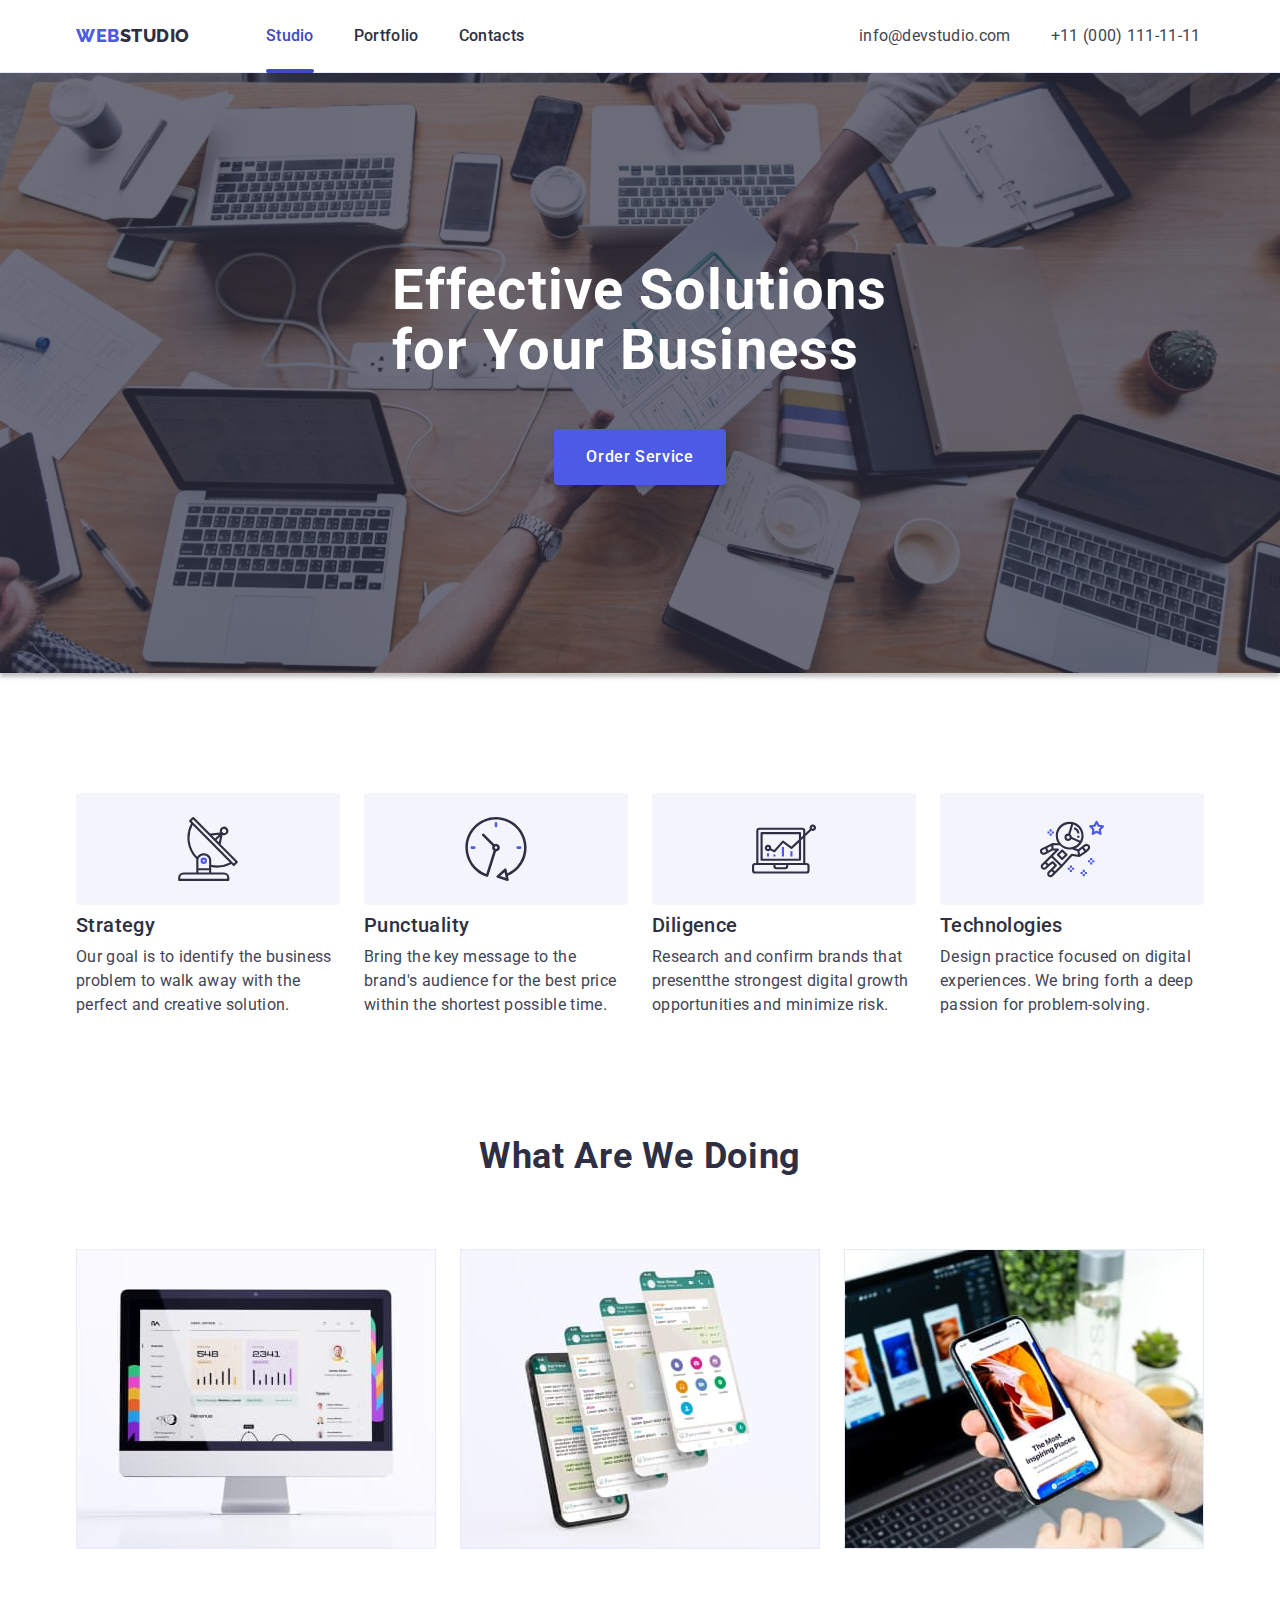
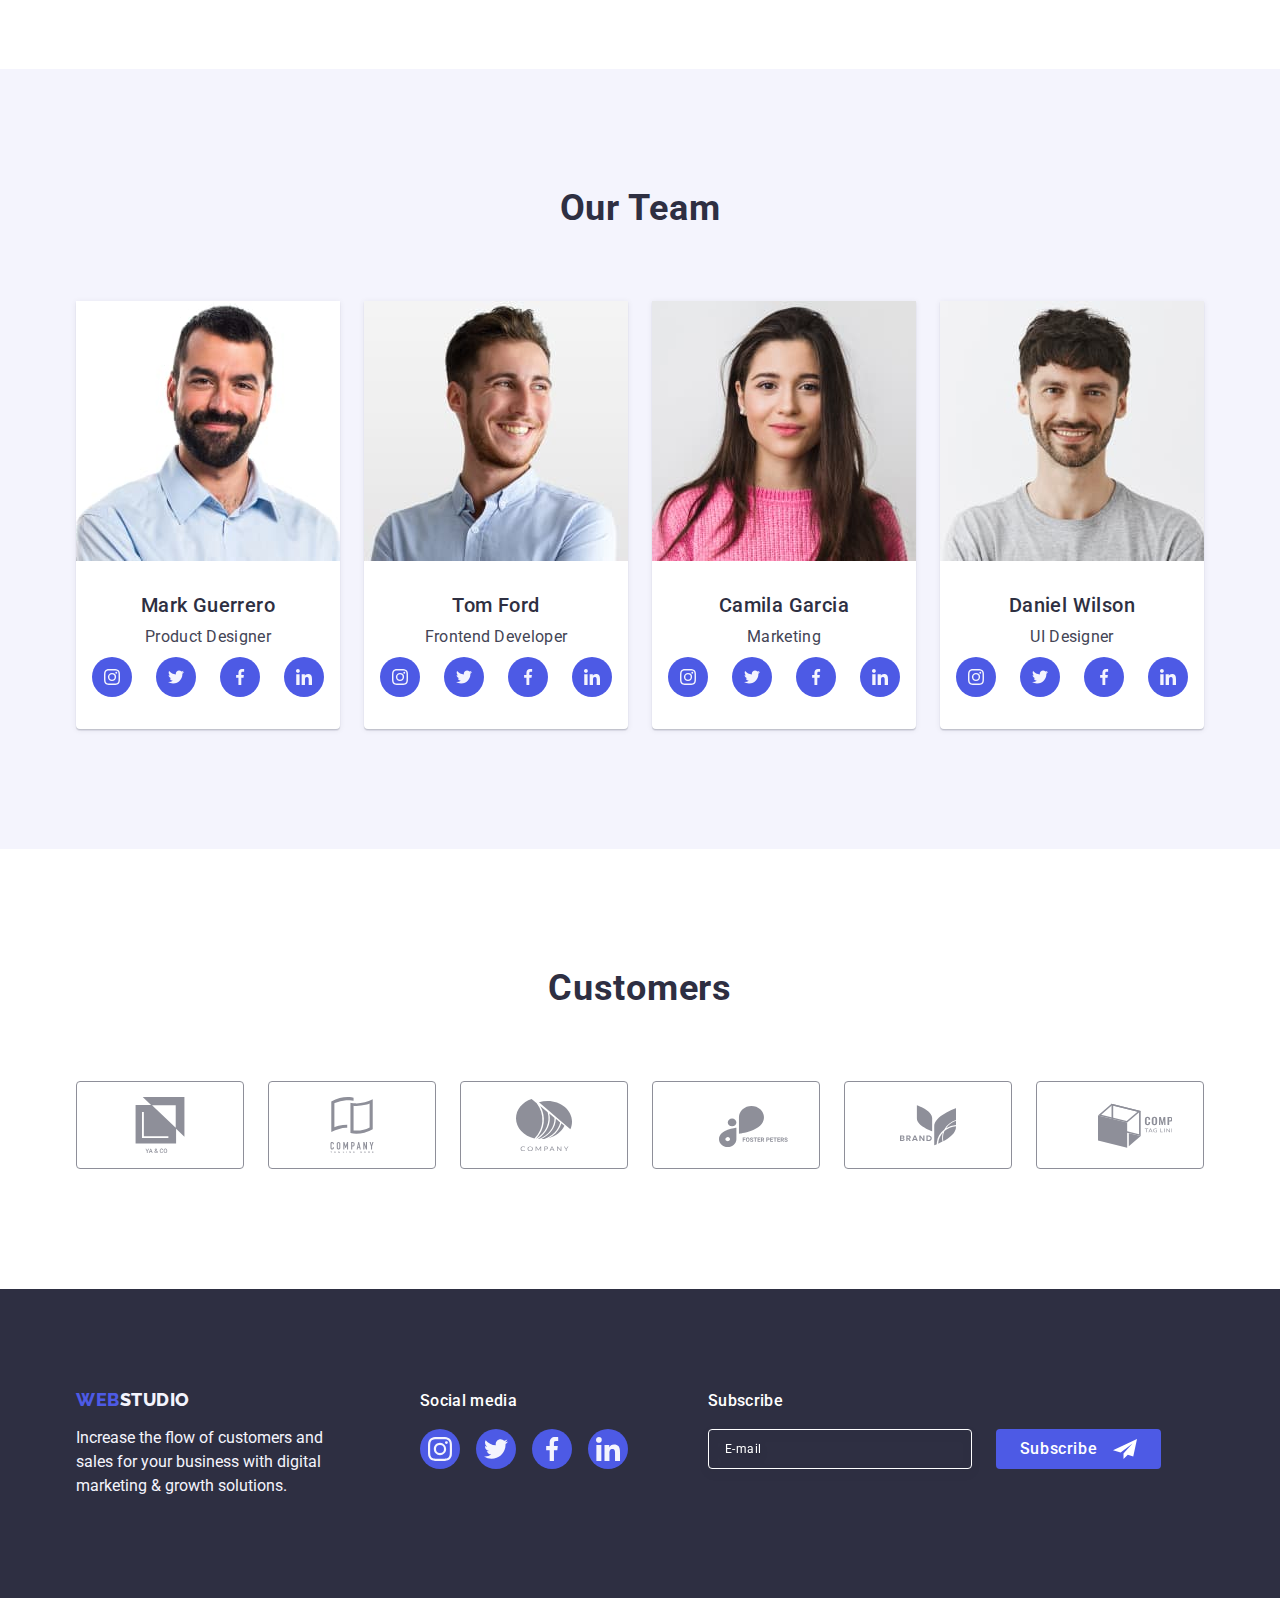
<file: index.html>
<!DOCTYPE html>
<html lang="en">
<head>
    <meta charset="UTF-8">
    <meta http-equiv="X-UA-Compatible" content="IE=edge">
    <meta name="viewport" content="width=device-width, initial-scale=1.0">
    <title>Main page</title>
    <link rel="stylesheet" href="https://cdnjs.cloudflare.com/ajax/libs/modern-normalize/1.0.0/modern-normalize.min.css">
    <link rel="preconnect" href="https://fonts.googleapis.com">
    <link rel="preconnect" href="https://fonts.gstatic.com" crossorigin>
    <link href="https://fonts.googleapis.com/css2?family=Raleway:wght@800&family=Roboto:wght@400;500;700;900&display=swap"
        rel="stylesheet">
    <link rel="stylesheet" href="./css/styles.css">
</head>
<body>
    <header class="header">
        <div class="container displayflax">
            <nav class="displayflax">
            <a class="logo link" href="./index.html">Web<span class="logo-span-top">Studio</span></a>
            <ul class="top-list list">            
                <li class="top-item">
                    <a class="top-link link current" href="./index.html">Studio</a>
                </li>
                <li class="top-item">
                    <a class="top-link link" href="./portfolio.html">Portfolio</a>
                </li>
                <li class="top-item">
                    <a class="top-link link" href="">Contacts</a>
                </li>
            </ul>
            </nav>
            <address class="address">
            <ul class="address-list list">
                <li class="address-item">
                    <a class="address-link link" href="mailto:info@devstudio.com">info@devstudio.com</a>
                </li>
                <li class="address-item">
                    <a class="address-link link" href="tel:+110001111111">+11 (000) 111-11-11</a>
                </li>
            </ul>
            </address>
        </div>
    </header>
    <main>

        <section class="hero">
            <div class="container">
                <h1 class="hero-title">Effective Solutions for Your Business</h1>
                <button type="button" class="hero-btn" data-modal-open  >Order Service</button>
            </div>
        </section>

        <section class="specifics">
            <div class="container">
                <h2 class="visually-hidden">Peculiarities</h2>
                <ul class="specifics-list list">
                    <li class="specifics-item">
                        <div class="specifics-icon">
                            <svg class="specifics-img-icon" width="64" height="64">
                                <use href="./images/icons.svg#strategy"></use>
                            </svg>
                        </div>
                        <h3 class="title specifics-title">Strategy</h3>
                        <p class="text">Our goal is to identify the business problem to walk away with the perfect and creative
                            solution.</p>
                    </li>
                    <li class="specifics-item">
                        <div class="specifics-icon">
                            <svg class="specifics-img-icon" width="64" height="64">
                                <use href="./images/icons.svg#punctuality"></use>
                            </svg>
                        </div>
                        <h3 class="title specifics-title">Punctuality</h3>
                        <p class="text">Bring the key message to the brand's audience for the best price within the shortest possible
                            time.</p>
                    </li>
                    <li class="specifics-item">
                        <div class="specifics-icon">
                            <svg class="specifics-img-icon" width="64" height="64">
                                <use href="./images/icons.svg#diligence"></use>
                            </svg>
                        </div>
                        <h3 class="title specifics-title">Diligence</h3>
                        <p class="text">Research and confirm brands that presentthe strongest digital growth opportunities and minimize risk.</p>
                    </li>
                    <li class="specifics-item">
                        <div class="specifics-icon">
                            <svg class="specifics-img-icon" width="64" height="64">
                                <use href="./images/icons.svg#technologies"></use>
                            </svg>
                        </div>
                        <h3 class="title specifics-title">Technologies</h3>
                        <p class="text">Design practice focused on digital experiences. We bring forth a deep passion for
                            problem-solving.</p>
                    </li>
                </ul>
            </div>
        </section>
        <section class="our-works">
            <div class="container">
                <h2 class="webstudio-title">What are we doing</h2>
                <ul class="our-works-list list">
                    <li class="our-item">
                        <img class="our-work-picture" src="./images/img1.jpg" alt="screen" width="360" height="300">
                    </li>
                    <li class="our-item">
                        <img class="our-work-picture" src="./images/img2.jpg" alt="phones" width="360" height="300">
                    </li>
                    <li class="our-item">
                        <img class="our-work-picture" src="./images/img3.jpg" alt="laptop" width="360" height="300">
                    </li>
                </ul>
            </div>
        </section>
        <section class="team">
            <div class="container">
                <h2 class="webstudio-title">Our Team</h2>
                <ul class="team-list list">
                    <li class="team-item">
                        <img src="./images/img4.jpg" alt="Product Designer" width="264">
                        <div class="team-name-position">
                            <h3 class="team-title title">Mark Guerrero</h3>
                            <p class="team-text text">Product Designer</p>
                            <ul class="media-list list">
                                <li class="media-item">
                                    <a href="" class="media-soc-icon link">
                                        <svg class="media-img-icon" width="16" height="16">
                                            <use href="./images/icons.svg#icon-instagram"></use>
                                        </svg>
                                    </a>
                                </li>
                                <li class="media-item">
                                    <a href="" class="media-soc-icon link">
                                        <svg class="media-img-icon" width="16" height="16">
                                            <use href="./images/icons.svg#icon-twitter"></use>
                                        </svg>
                                    </a>
                                </li>
                                <li class="media-item">
                                    <a href="" class="media-soc-icon link">
                                        <svg class="media-img-icon" width="16" height="16">
                                            <use href="./images/icons.svg#icon-facebook"></use>
                                        </svg>
                                    </a>
                                </li>
                                <li class="media-item">
                                    <a href="" class="media-soc-icon link">
                                        <svg class="media-img-icon" width="16" height="16">
                                            <use href="./images/icons.svg#icon-linkedin"></use>
                                        </svg>
                                    </a>
                                </li>
                            </ul>
                        </div>
                    </li>
                    <li class="team-item">
                        <img src="./images/img5.jpg" alt="Frontend Developer" width="264">
                        <div class="team-name-position">
                            <h3 class="team-title title">Tom Ford</h3>
                            <p class="team-text text">Frontend Developer</p>
                            <ul class="media-list list">
                                <li class="media-item">
                                    <a href="" class="media-soc-icon link">
                                        <svg class="media-img-icon" width="16" height="16">
                                            <use href="./images/icons.svg#icon-instagram"></use>
                                        </svg>
                                    </a>
                                </li>
                                <li class="media-item">
                                    <a href="" class="media-soc-icon link">
                                        <svg class="media-img-icon" width="16" height="16">
                                             <use href="./images/icons.svg#icon-twitter"></use>
                                        </svg>
                                    </a>
                                </li>
                                <li class="media-item">
                                    <a href="" class="media-soc-icon link">
                                        <svg class="media-img-icon" width="16" height="16">
                                            <use href="./images/icons.svg#icon-facebook"></use>
                                        </svg>
                                    </a>
                                </li>
                                <li class="media-item">
                                    <a href="" class="media-soc-icon link">
                                        <svg class="media-img-icon" width="16" height="16">
                                            <use href="./images/icons.svg#icon-linkedin"></use>
                                        </svg>
                                    </a>
                                </li>
                            </ul>
                        </div>
                    </li>
                    <li class="team-item">
                        <img src="./images/img6.jpg" alt="Marketing" width="264">
                        <div class="team-name-position">
                            <h3 class="team-title title">Camila Garcia</h3>
                            <p class="team-text text">Marketing</p>
                            <ul class="media-list list">
                                <li class="media-item">
                                    <a href="" class="media-soc-icon link">
                                        <svg class="media-img-icon" width="16" height="16">
                                            <use href="./images/icons.svg#icon-instagram"></use>
                                        </svg>
                                    </a>
                                </li>
                                <li class="media-item">
                                    <a href="" class="media-soc-icon link">
                                        <svg class="media-img-icon" width="16" height="16">
                                            <use href="./images/icons.svg#icon-twitter"></use>
                                        </svg>
                                    </a>
                                </li>
                                <li class="media-item">
                                    <a href="" class="media-soc-icon link">
                                        <svg class="media-img-icon" width="16" height="16">
                                            <use href="./images/icons.svg#icon-facebook"></use>
                                        </svg>
                                    </a>
                                </li>
                                <li class="media-item">
                                    <a href="" class="media-soc-icon link">
                                        <svg class="media-img-icon" width="16" height="16">
                                            <use href="./images/icons.svg#icon-linkedin"></use>
                                        </svg>
                                    </a>
                                </li>
                            </ul>
                        </div>
                    </li>
                    <li class="team-item">
                        <img src="./images/img7.jpg" alt="фото дизайнера" width="264">
                        <div class="team-name-position">
                            <h3 class="team-title title">Daniel Wilson</h3>
                            <p class="team-text text">UI Designer</p>
                            <ul class="media-list list">
                                <li class="media-item">
                                    <a href="" class="media-soc-icon link">
                                        <svg class="media-img-icon" width="16" height="16">
                                            <use href="./images/icons.svg#icon-instagram"></use>
                                        </svg>
                                    </a>
                                </li>
                                <li class="media-item">
                                    <a href="" class="media-soc-icon link">
                                        <svg class="media-img-icon" width="16" height="16">
                                            <use href="./images/icons.svg#icon-twitter"></use>
                                        </svg>
                                    </a>
                                </li>
                                <li class="media-item">
                                    <a href="" class="media-soc-icon link">
                                        <svg class="media-img-icon" width="16" height="16">
                                            <use href="./images/icons.svg#icon-facebook"></use>
                                        </svg>
                                    </a>
                                </li>
                                <li class="media-item">
                                    <a href="" class="media-soc-icon link">
                                        <svg class="media-img-icon" width="16" height="16">
                                            <use href="./images/icons.svg#icon-linkedin"></use>
                                        </svg>
                                    </a>
                                </li>
                            </ul>
                        </div>
                    </li>
                </ul>
                
            </div>
        </section>
        <section class="customers">
            <div class="container">
                <h2 class="webstudio-title">Customers</h2>
                <ul class="customers-list list">
                    <li class="customers-item">
                        <a href="" class="customers-icon link">
                            <svg class="customers-img-icon" width="104" height="56">
                                <use href="./images/icons.svg#icon-client-one"></use>
                            </svg>
                        </a>
                    </li>
                    <li class="customers-item">
                        <a href="" class="customers-icon link">
                            <svg class="customers-img-icon" width="104" height="56">
                                <use href="./images/icons.svg#icon-client-two"></use>
                            </svg>
                        </a>
                    </li>
                    <li class="customers-item">
                        <a href="" class="customers-icon link">
                            <svg class="customers-img-icon" width="104" height="56">
                                <use href="./images/icons.svg#icon-client-three"></use>
                            </svg>
                        </a>
                    </li>
                    <li class="customers-item">
                        <a href="" class="customers-icon link">
                            <svg class="customers-img-icon" width="104" height="56">
                                <use href="./images/icons.svg#icon-client-four"></use>
                            </svg>
                        </a>
                    </li>
                    <li class="customers-item">
                        <a href="" class="customers-icon link">
                            <svg class="customers-img-icon" width="104" height="56">
                                <use href="./images/icons.svg#icon-client-five"></use>
                            </svg>
                        </a>
                    </li>
                    <li class="customers-item">
                        <a href="" class="customers-icon link">
                            <svg class="customers-img-icon" width="104" height="56">
                                <use href="./images/icons.svg#icon-client-six"></use>
                            </svg>
                        </a>
                    </li>
                </ul>
            </div>
        </section>
    </main>
    <footer class="footer">
        <div class="container-footer container">

            <div class="futer-social">
                <a class="logo-footer logo link" href="./index.html">Web<span class="logo-span">Studio</span></a>
                <p class="text-footer">Increase the flow of customers and sales for your business with digital marketing &
                            growth
                            solutions.</p>
            </div>

            <div class="futer-social">
                <p class="footer-title">Social media</p>
                <ul class="footer-media-list list">
                    <li class="media-item">
                        <a href="" class="media-soc-icon futer-hover-icon link">
                            <svg class="media-img-icon" width="24" height="24">
                                <use href="./images/icons.svg#icon-instagram"></use>
                            </svg>
                        </a>
                    </li>
                    <li class="media-item">
                        <a href="" class="media-soc-icon futer-hover-icon link">
                            <svg class="media-img-icon" width="24" height="24">
                                <use href="./images/icons.svg#icon-twitter"></use>
                            </svg>
                        </a>
                    </li>
                    <li class="media-item">
                        <a href="" class="media-soc-icon futer-hover-icon link">
                            <svg class="media-img-icon" width="24" height="24">
                                <use href="./images/icons.svg#icon-facebook"></use>
                            </svg>
                        </a>
                    </li>
                    <li class="media-item">
                        <a href="" class="media-soc-icon futer-hover-icon link">
                            <svg class="media-img-icon" width="24" height="24">
                                <use href="./images/icons.svg#icon-linkedin"></use>
                            </svg>
                        </a>
                    </li>
                </ul>
            </div>
            
            <div class="futer-form-btn">
                <p class="footer-title">Subscribe</p>
                
                <form class="footer-form">
                    <label for="footer-email" class="footer-input-label">
                        <input type="email" name="email" class="footer-modal-input" id="footer-email" placeholder="E-mail">
                    </label>

                    <button type="submit" class="footer-btn">Subscribe<svg class="footer-form-icon" width="24" height="24">
                        <use href="./images/icons.svg#icon-frame"></use>
                    </svg></button>
                    
                </form>
            </div>

        </div>
    </footer>
    
    <div class="backdrop is-hidden" data-modal>
        
        <div class="modal">
            
            <button type="button" class="modal-close" data-modal-close>
                <svg class="modal-close-icon" width="8" height="8">
                    <use href="./images/icons.svg#icon-close-black"></use>
                </svg>
            </button>
            
            <p class="modal-title">Leave your contacts and we will call you back</p>
    
            <form>
                <div class="modal-field">
                    <label for="user-name" class="input-label">Name</label>
                    <div class="input-wrap">
                        <input type="text" name="user-name" class="modal-input" id="user-name">
                        <svg class="modal-icon" width="18" height="24">
                            <use href="./images/icons.svg#icon-person"></use>
                        </svg>
                    </div>
                </div>
            
                <div class="modal-field">
                    <label for="user-phone" class="input-label">Phone</label>
                    <div class="input-wrap">
                        <input type="tel" name="user-phone" class="modal-input" id="user-phone">
                        <svg class="modal-icon" width="18" height="24">
                            <use href="./images/icons.svg#icon-phone"></use>
                        </svg>
                    </div>
                </div>
            
                <div class="modal-field">
                    <label for="user-email" class="input-label">Email</label>
                    <div class="input-wrap">
                        <input type="email" name="user-email" class="modal-input" id="user-email">
                        <svg class="modal-icon" width="18" height="24">
                            <use href="./images/icons.svg#icon-email"></use>
                        </svg>
                    </div>
                </div>
                
                <div class="modal-form">
                    <label for="user-comment" class="input-label">Comment</label>
                    <textarea name="user-comment" id="user-comment" class="modal-comment" placeholder="Text input"></textarea>
                </div>     

                <div class="checkbox-field">
                    <input type="checkbox" id="user-privacy" name="user-privacy" value="true" class="modal-check visually-hidden">
                    <label for="user-privacy" class="check-text">
                        <span class="check-span">
                            <svg class="check-icon" width="10" height="8">
                                <use href="./images/icons.svg#icon-vector"></use>
                            </svg>
                        </span>
                        I accept the terms and conditions of the<a href="" class="span-text">Privacy Policy</a>
                    </label>
                </div>

                <button type="submit" class="hero-btn">Send</button>

            </form>
        </div>

    </div>
    <script src="./js/modal.js"></script>
</body>
</html>
</file>
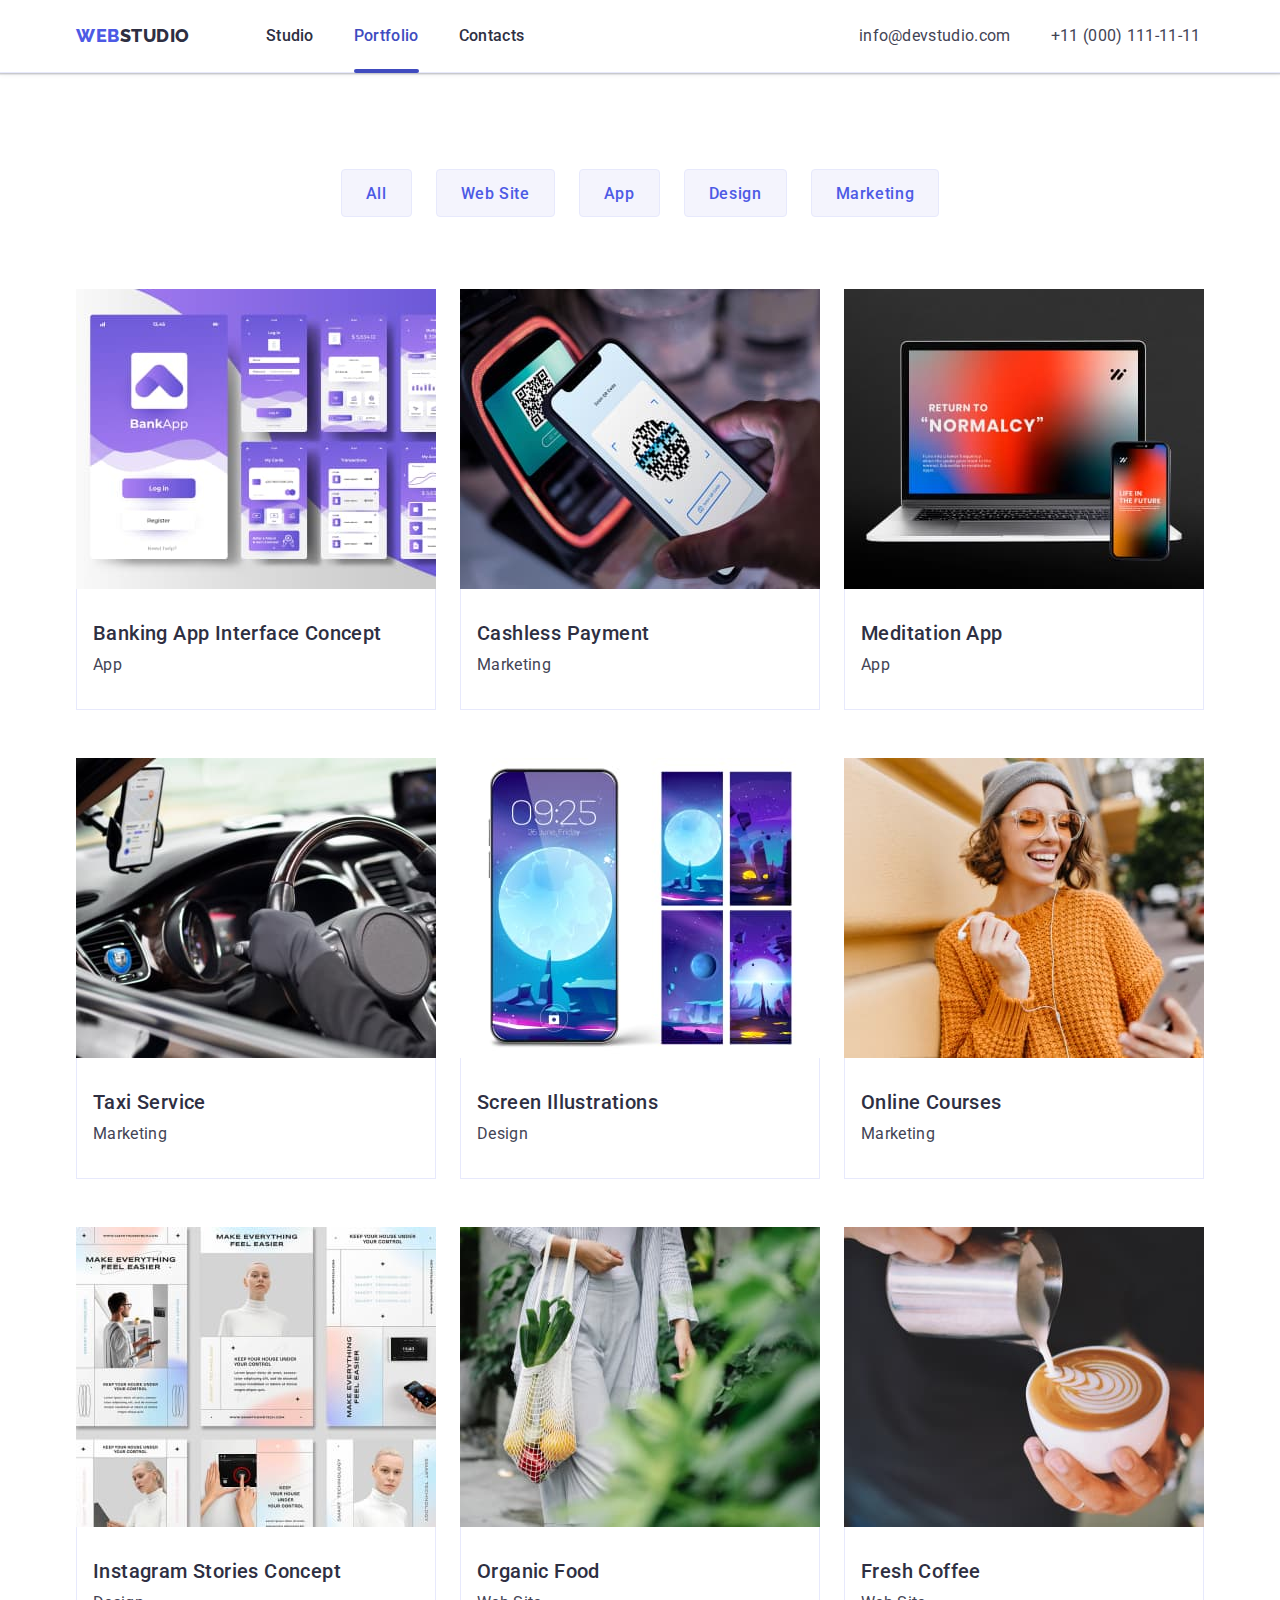
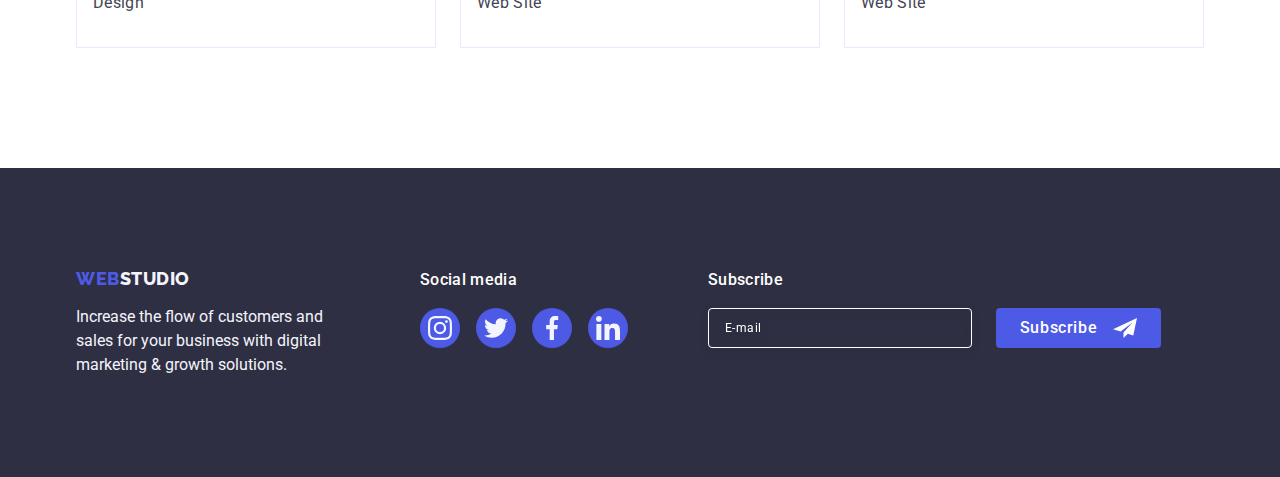
<file: portfolio.html>
<!DOCTYPE html>
<html lang="en">

<head>
    <meta charset="UTF-8">
    <meta http-equiv="X-UA-Compatible" content="IE=edge">
    <meta name="viewport" content="width=device-width, initial-scale=1.0">
    <title>Portfolio</title>
    <link rel="stylesheet" href="https://cdnjs.cloudflare.com/ajax/libs/modern-normalize/1.0.0/modern-normalize.min.css">
    <link rel="preconnect" href="https://fonts.googleapis.com">
    <link rel="preconnect" href="https://fonts.gstatic.com" crossorigin>
    <link href="https://fonts.googleapis.com/css2?family=Raleway:wght@800&family=Roboto:wght@400;500;700;900&display=swap"
        rel="stylesheet">

    <link rel="stylesheet" href="./css/styles.css">
</head>
<body class="hero-portfolio">
    <header class="header">
        <div class="container displayflax">
            <nav class="displayflax">
                <a class="logo link" href="./index.html">Web<span class="logo-span-top">Studio</span></a>
                <ul class="top-list list">
                    <li class="top-item">
                        <a class="top-link link" href="./index.html">Studio</a>
                    </li>
                    <li class="top-item">
                        <a class="top-link link current" href="./portfolio.html">Portfolio</a>
                    </li>
                    <li class="top-item">
                        <a class="top-link link" href="">Contacts</a>
                    </li>
                </ul>
            </nav>
            <address class="address">
                <ul class="address-list list">
                    <li class="address-item">
                        <a class="address-link link" href="mailto:info@devstudio.com">info@devstudio.com</a>
                    </li>
                    <li class="address-item">
                        <a class="address-link link" href="tel:+110001111111">+11 (000) 111-11-11</a>
                    </li>
                </ul>
            </address>
        </div>
    </header>
    <main>
        <section class="section-portfolio">
            <div class="container">
                <h1 class="visually-hidden">Hero-portfolio</h1><!--Приховати контент "Hero-portfolio" за допомогою css-->
                <ul class="btn-list list displayflax">
                    <li><button type="button" class="filter-btn">All</button></li>
                    <li><button type="button" class="filter-btn">Web Site</button></li>
                    <li><button type="button" class="filter-btn">App</button></li>
                    <li><button type="button" class="filter-btn">Design</button></li>
                    <li><button type="button" class="filter-btn">Marketing</button></li>
                </ul>
                <ul class="pictures-portfolio list">
                    <li class="pictures-item">
                        <a href="" class="pictures-item-link link">
                            <div class="overlay">
                                <img src="./images/banking-app.jpg" alt="Banking App" width="360" height="300">
                                <p class="overlay-text">14 Stylish and User-Friendly App Design Concepts · Task Manager App · Calorie Tracker App ·
                                    Exotic Fruit Ecommerce App ·
                                    Cloud Storage App</p>
                            </div>
                            <div class="container-img">
                                <h2 class="img-title title">Banking App Interface Concept</h2>
                                <p class="img-text text">App</p>
                            </div>
                        </a>
                    </li>
                    <li class="pictures-item">
                        <a href="" class="pictures-item-link link">
                            <div class="overlay">
                                <img src="./images/cash-pay.jpg" alt="Cashless Payment" width="360" height="300">
                                <p class="overlay-text">14 Stylish and User-Friendly App Design Concepts · Task Manager App · Calorie Tracker App ·
                                    Exotic Fruit Ecommerce App · Cloud Storage App</p>
                            </div>
                            <div class="container-img">
                                <h2 class="img-title title">Cashless Payment</h2>
                                <p class="img-text text">Marketing</p>
                            </div>
                        </a>
                    </li>
                    <li class="pictures-item">
                        <a href="" class="pictures-item-link link">
                            <div class="overlay">
                                <img src="./images/meditation-app.jpg" alt="Meditation App" width="360" height="300">
                                <p class="overlay-text">14 Stylish and User-Friendly App Design Concepts · Task Manager App · Calorie Tracker App ·
                                    Exotic Fruit Ecommerce App ·
                                    Cloud Storage App</p>
                            </div>
                            <div class="container-img">
                                <h2 class="img-title title">Meditation App</h2>
                                <p class="img-text text">App</p>
                            </div>
                        </a>
                    </li>
                    <li class="pictures-item">
                        <a href="" class="pictures-item-link link">
                            <div class="overlay">
                                <img src="./images/taxi-service.jpg" alt="Taxi Service" width="360" height="300">
                                <p class="overlay-text">14 Stylish and User-Friendly App Design Concepts · Task Manager App · Calorie Tracker App ·
                                    Exotic Fruit Ecommerce App ·
                                    Cloud Storage App</p>
                            </div>
                            <div class="container-img">
                                <h2 class="img-title title">Taxi Service</h2>
                                <p class="img-text text">Marketing</p>
                            </div>
                        </a>
                    </li>
                    <li class="pictures-item">
                        <a href="" class="pictures-item-link link">
                            <div class="overlay">
                                <img src="./images/screen-illustrations.jpg" alt="Screen Illustrations" width="360" height="300">
                                <p class="overlay-text">14 Stylish and User-Friendly App Design Concepts · Task Manager App · Calorie Tracker App ·
                                    Exotic Fruit Ecommerce App ·
                                    Cloud Storage App</p>
                            </div>
                            <div class="container-img">
                                <h2 class="img-title title">Screen Illustrations</h2>
                                <p class="img-text text">Design</p>
                            </div>
                        </a>
                    </li>
                    <li class="pictures-item">
                        <a href="" class="pictures-item-link link">
                            <div class="overlay">
                                <img src="./images/online-courses.jpg" alt="Online Courses" width="360" height="300">
                                <p class="overlay-text">14 Stylish and User-Friendly App Design Concepts · Task Manager App · Calorie Tracker App ·
                                    Exotic Fruit Ecommerce App ·
                                    Cloud Storage App</p>
                            </div>
                            <div class="container-img">
                                <h2 class="img-title title">Online Courses</h2>
                                <p class="img-text text">Marketing</p>
                            </div>
                        </a>
                    </li>
                    <li class="pictures-item">
                        <a href="" class="pictures-item-link link">
                            <div class="overlay">
                                <img src="./images/instagram-stories.jpg" alt="Instagram Stories Concept" width="360" height="300">
                                <p class="overlay-text">14 Stylish and User-Friendly App Design Concepts · Task Manager App · Calorie Tracker App ·
                                    Exotic Fruit Ecommerce App ·
                                    Cloud Storage App</p>
                            </div>
                            <div class="container-img">
                                <h2 class="img-title title">Instagram Stories Concept</h2>
                                <p class="img-text text">Design</p>
                            </div>
                        </a>
                    </li>
                    <li class="pictures-item">
                        <a href="" class="pictures-item-link link">
                            <div class="overlay">
                                <img src="./images/organic-food.jpg" alt="Organic Food" width="360" height="300">
                                <p class="overlay-text">14 Stylish and User-Friendly App Design Concepts · Task Manager App · Calorie Tracker App ·
                                    Exotic Fruit Ecommerce App ·
                                    Cloud Storage App</p>
                            </div>
                            <div class="container-img">
                                <h2 class="img-title title">Organic Food</h2>
                                <p class="img-text text">Web Site</p>
                            </div>
                        </a>
                    </li>
                    <li class="pictures-item">
                        <a href="" class="pictures-item-link link">
                            <div class="overlay">
                                <img src="./images/fresh-coffee.jpg" alt="Fresh Coffee" width="360" height="300">
                                <p class="overlay-text">14 Stylish and User-Friendly App Design Concepts · Task Manager App · Calorie Tracker App ·
                                    Exotic Fruit Ecommerce App ·
                                    Cloud Storage App</p>
                            </div>
                            <div class="container-img">
                                <h2 class="img-title title">Fresh Coffee</h2>
                                <p class="img-text text">Web Site</p>
                            </div>
                        </a>
                    </li>
                </ul>
            </div>
        </section>
    </main>
    <footer class="footer">
        <div class="container-footer container">
    
            <div class="futer-social">
                <a class="logo-footer logo link" href="./index.html">Web<span class="logo-span">Studio</span></a>
                <p class="text-footer">Increase the flow of customers and sales for your business with digital marketing &
                    growth
                    solutions.</p>
            </div>
    
            <div class="futer-social">
                <p class="footer-title">Social media</p>
                <ul class="footer-media-list list">
                    <li class="media-item">
                        <a href="" class="media-soc-icon futer-hover-icon link">
                            <svg class="media-img-icon" width="24" height="24">
                                <use href="./images/icons.svg#icon-instagram"></use>
                            </svg>
                        </a>
                    </li>
                    <li class="media-item">
                        <a href="" class="media-soc-icon futer-hover-icon link">
                            <svg class="media-img-icon" width="24" height="24">
                                <use href="./images/icons.svg#icon-twitter"></use>
                            </svg>
                        </a>
                    </li>
                    <li class="media-item">
                        <a href="" class="media-soc-icon futer-hover-icon link">
                            <svg class="media-img-icon" width="24" height="24">
                                <use href="./images/icons.svg#icon-facebook"></use>
                            </svg>
                        </a>
                    </li>
                    <li class="media-item">
                        <a href="" class="media-soc-icon futer-hover-icon link">
                            <svg class="media-img-icon" width="24" height="24">
                                <use href="./images/icons.svg#icon-linkedin"></use>
                            </svg>
                        </a>
                    </li>
                </ul>
            </div>

            <div class="futer-form-btn">
                <p class="footer-title">Subscribe</p>
            
                <form class="footer-form">
                    <label for="footer-email" class="footer-input-label">
                        <input type="email" name="email" class="footer-modal-input" id="footer-email" placeholder="E-mail">
                    </label>
            
                    <button type="submit" class="footer-btn">Subscribe<svg class="footer-form-icon" width="24" height="24">
                            <use href="./images/icons.svg#icon-frame"></use>
                        </svg></button>
            
                </form>
            </div>
    
        </div>
    </footer>
</body>
</html>
</file>
<file: css/styles.css>
/**----------COLORS-------------------*/

:root {
    --main-color: #2E2F42;
    --second-background-color: #F4F4FD;
    --text-color:#434455;
    --background-hover-color: #404BBF;
    --hero-hover-color: #FFFFFF;
    --iris-color: #4D5AE5;
    --border-btn: #e7e9fc;
    --icon-color: #8e8f99;
    
}

/**----------GENERAL REQUIREMENTS------------------*/

body {
    font-family: 'Roboto', sans-serif;
    color: #434455;
    background-color: var(--hero-hover-color);
}

/**------------RESET STYLES------------------*/

p, 
h1, 
h2, 
h3, 
h4, 
h5, 
h6 {
    margin: 0;
}

ul {
    margin: 0;
    padding: 0;
}

.container {
    width: 1158px;
    padding-left: 15px;
    padding-right: 15px;
    margin: 0 auto;
}

img {
    display: block;
    max-width: 100%;
    height: auto;
}

.link {
    text-decoration: none;
}

.list {
    list-style: none;
}

.title {
    margin-bottom: 8px;
    font-weight: 500;
    font-size: 20px;
    line-height: 1.2;
    letter-spacing: 0.02em;
    color: #2E2F42;
}

.text {
    font-size: 16px;
    line-height: 1.5;
    letter-spacing: 0.02em;
    color: var(--text-color);
}

.webstudio-title {
    font-weight: 700;
    font-size: 36px;
    line-height: 1.11;
    letter-spacing: 0.02em;
    margin-bottom: 72px;
    text-align: center;
    text-transform: capitalize;
    color: var(--main-color);
}

.visually-hidden {
    position: absolute;
    white-space: nowrap;
    width: 1px;
    height: 1px;
    overflow: hidden;
    border: 0;
    padding: 0;
    clip: rect(0 0 0 0);
    clip-path: inset(100%);
    margin: -1px;
}

/**----------TOP LOGO-------------------*/

.header {
    border-bottom: 1px solid #E7E9FC;
    box-shadow: 0px 2px 1px rgba(46, 47, 66, 0.08), 0px 1px 1px rgba(46, 47, 66, 0.16), 0px 1px 6px rgba(46, 47, 66, 0.08);
}

.displayflax {
    align-items: center;
    display: flex;
}

.logo {
    font-family: 'Raleway', sans-serif;
    font-style: normal;
    font-weight: 800;
    font-size: 18px;
    line-height: 1.17;
    letter-spacing: 0.03em;
    text-transform: uppercase;
    color: var(--iris-color);
    display: flex;
    align-items: center;
    margin-right: 76px;
}

.logo-span-top {
   color: #2E2F42;
}

/**----------NAVIGATION-------------------*/

.top-list {
    display: flex;
    gap: 40px;
    width: 261px;
    margin-right: 332px;
}

.top-link {
    display: block;
    position: relative;
    padding: 24px 0;
    font-style: normal;
    font-weight: 500;
    font-size: 16px;
    line-height: 1.5;
    letter-spacing: 0.02em;
    color: var(--main-color);
    transition: color 250ms cubic-bezier(0.4, 0, 0.2, 1);
}

.current {
    color: #404bbf;
}

.top-link.current::after {
    content: '';
    position: absolute;
    bottom: -1px;
    left: 0;
    display: block;
    width: 100%;
    height: 4px;
    background-color: #404BBF;
    border-radius: 2px;
}

.top-link:hover,
.top-link:focus {
color: var(--background-hover-color);
}

.address-link {
    font-style: normal;
    font-weight: 400;
    font-size: 16px;
    line-height: 1.5;
    letter-spacing: 0.02em;
    align-items: center;
    color: var(--text-color);
    transition: color 250ms cubic-bezier(0.4, 0, 0.2, 1);
}

.address-link:hover,
.address-link:focus {
    color: var(--background-hover-color);
}

.address {
    font-style: normal;
}

.address-list {
    display: flex;
    width: 344px;
    gap: 40px;
}

/**----------HERO WEBSTUDIO-------------------*/

.hero {
    padding-top: 188px;
    padding-bottom: 188px;
    background-color: var(--main-color);
    background-image: linear-gradient(rgba(46, 47, 66, 0.7), rgba(46, 47, 66, 0.7)), url(../images/people-office.jpg);
    background-repeat: no-repeat;
    background-position: center;
    box-shadow: 0px 4px 4px rgba(0, 0, 0, 0.25);
    max-width: 1440px;
    margin: 0 auto;
    background-size: cover;
}

.hero-title {
    font-weight: 700;
    font-size: 56px;
    line-height: 1.07;
    letter-spacing: 0.02em;
    color: var(--hero-hover-color);
    max-width: 496px;
    margin: auto;
    margin-bottom: 48px;
}

/**----------HERO BUTTON-------------------*/

.hero-btn {
    font-family: 'Roboto', sans-serif;
    font-weight: 500;
    font-size: 16px;
    line-height: 1.5;
    min-width: 169px;
    height: 56px;
    border: none;
    letter-spacing: 0.04em;
    color: var(--hero-hover-color);
    background-color: var(--iris-color);
    padding: 16px 32px;
    display: block;
    margin: 0 auto;
    cursor: pointer;
    box-shadow: 0px 4px 4px rgba(0, 0, 0, 0.15);
    border-radius: 4px;
    transition: background-color 250ms cubic-bezier(0.4, 0, 0.2, 1);
}

.hero-btn:hover,
.hero-btn:focus {
    background-color: var(--background-hover-color);
}

/**----------FEATURES-------------------*/

.specifics {
    padding-top: 120px;
    padding-bottom: 120px;
}

.specifics-list {
    display: flex;
    gap: 24px;
}

.specifics-item {
    width: calc((100% - 72px) / 4);
}

.specifics-icon {
    display: flex;
    align-items: center;
    justify-content: center;
    min-width: 264px;
    height: 112px;
    background-color: #F4F4FD;
    border-radius: 4px;
    margin-bottom: 8px;
}

.specifics-img-icon {
    margin: 24px 100px;
    fill: #2E2F42;
}

/**----------WHAT ARE WE GOING-------------------*/

.our-works {
    padding-bottom: 120px;
}

.our-works-list {
    display: flex;
    gap: 24px;
}

/**----------OUR TEAM-------------------*/

.team {
    padding-bottom: 120px;
    padding-top: 120px;
    background-color: var(--second-background-color);
}

.team-list {
    display: flex;
    gap: 24px;
}

.team-item {
    border-radius: 0px 0px 4px 4px;
    text-align: center;
    background-color: #FFFFFF;
    box-shadow: 0px 1px 6px rgba(46, 47, 66, 0.08), 0px 1px 1px rgba(46, 47, 66, 0.16), 0px 2px 1px rgba(46, 47, 66, 0.08);
}

.team-name-position {
    padding: 32px 16px;
}

.team-title {
    text-align: center;
    margin-bottom: 8px;
}

.team-text {
    margin-top: 8px;
}

.media-list {
    display: flex;
    gap: 24px;
    margin-top: 8px;
    justify-content: center;
}

.media-item {
    
    width: 40px;
    height: 40px;
}

.media-soc-icon {
    display: flex;
    width: 100%;
    height: 100%;
    fill: #FFFFFF;
    align-items: center;
    justify-content: center;
    background-color: var(--iris-color);
    border-radius: 50%;
    transition: background-color 250ms cubic-bezier(0.4, 0, 0.2, 1);
}

.media-img-icon {
    fill: var(--second-background-color);
}

.media-soc-icon:hover,
.media-soc-icon:focus {
    background-color: #404BBF;
    border-radius: 50%;
}



/**-----------CUSTOMERS----------------*/

.customers {
    padding: 120px 0;
}
.customers-list {
    display: flex;
    margin-top: 72px;
    gap: 24px;
    
}

.customers-item {
    width: 168px;
    height: 88px;
}



.customers-icon {
    width: 100%;
    height: 100%;
    align-items: center;
    justify-content: center;
    display: flex;
    color: var(--icon-color);
    border: 1px solid #8E8F99;
    border-radius: 4px;
    transition: border-color 250ms cubic-bezier(0.4, 0, 0.2, 1), color 250ms cubic-bezier(0.4, 0, 0.2, 1);
}

.customers-icon:hover,
.customers-icon:focus {
    border-color: #404BBF;
    color: #404bbf;
}


.customers-icon:hover .customers-img-icon,
.customers-icon:focus .customers-img-icon {
    fill: #404BBF;
    color: #404bbf;
}

.customers-img-icon {
    fill: currentColor;
    transition: fill 250ms cubic-bezier(0.4, 0, 0.2, 1), color 250ms cubic-bezier(0.4, 0, 0.2, 1);
}

/**----------FUTER-------------------*/

.footer {
    padding: 100px 0;
    background-color: var(--main-color);
}

.container-footer {
    display: flex;
    align-items: baseline;
}

.futer-social {
    margin-right: 80px;
}

.logo-footer {
    margin-bottom: 16px;
    display: inline-block;
}

.text-footer {
    color: var(--second-background-color);
    width: 264px;
    line-height: 1.5;
}

.logo-span {
    color: var(--second-background-color);
}

.footer-title {
    font-weight: 500;
    font-size: 16px;
    line-height: 1.5;
    letter-spacing: 0.02em;
    color: #FFFFFF;
    margin-bottom: 16px;
}

.footer-media-list {
    display: flex;
    gap: 16px;
    margin-top: 16px;
}

.futer-hover-icon:hover,
.futer-hover-icon:focus {
    background-color: #31d0aa;
}

/**----------FUTER-FORM-------------------*/

.footer-form {
    display: flex;
    gap: 24px;
    
}


.footer-modal-input::placeholder {
    color: #ffffff;
}

.footer-btn {
    min-width: 165px;
    height: 40px;
    display: flex;
    justify-content: center;
    align-items: center;
    font-family: "Roboto", sans-serif;
    font-size: 16px;
    font-weight: 500;
    line-height: 1.5;
    letter-spacing: 0.04em;
    color: #ffffff;
    cursor: pointer;
    background-color: #4D5AE5;
    border: none;
    border-radius: 4px;
}

.footer-modal-input {
    width: 264px;
    height: 40px;
    background-color: var(--main-color);
    border: 1px solid #FFFFFF;
    border-radius: 4px;
    background-color: transparent;
    font-size: 12px;
    line-height: 1.5;
    letter-spacing: 0.04em;
    padding-left: 16px;
    filter: drop-shadow(0px 4px 4px rgba(0, 0, 0, 0.15));
    color: #ffffff;
}

.footer-form-icon {
    margin-left: 16px;
    fill: #FFFFFF;;
    
}



/**----------PORTFOLIO-------------------*/

.section-portfolio {
    padding: 96px 0 120px;
}

.hero-portfolio {
    color: var(--text-color);
} 

.btn-list {
    margin-bottom: 72px;
    justify-content: center;
    gap: 24px;  
}

.filter-btn {
    font-family: 'Roboto', sans-serif;
    font-style: normal;
    font-weight: 500;
    font-size: 16px;
    line-height: 1.5;
    letter-spacing: 0.04em;
    min-width: 69px; 
    height: 48px;
    padding: 12px 24px;
    border: 1px solid var(--border-btn);
    background-color: var(--second-background-color);
    color: var(--iris-color);
    cursor: pointer;
    border-radius: 4px;
    transition: color 250ms cubic-bezier(0.4, 0, 0.2, 1),
        background-color 250ms cubic-bezier(0.4, 0, 0.2, 1),
        border-color 250ms cubic-bezier(0.4, 0, 0.2, 1),
        box-shadow 250ms cubic-bezier(0.4, 0, 0.2, 1);
}

.filter-btn:hover,
.filter-btn:focus {
    border: 1px solid transparent;
    background-color: var(--background-hover-color);
    color: var(--hero-hover-color);
    box-shadow: 0px 3px 1px rgba(0, 0, 0, 0.1),
        0px 2px 1px rgba(0, 0, 0, 0.08),
        0px 2px 2px rgba(0, 0, 0, 0.12);
}

.pictures-item-link {
    display: block;
    transition: box-shadow 250ms cubic-bezier(0.4, 0, 0.2, 1);
}

.pictures-item-link:hover,
.pictures-item-link:focus {
    box-shadow: 0px 1px 6px rgba(46, 47, 66, 0.08),
        0px 1px 1px rgba(46, 47, 66, 0.16),
        0px 2px 1px rgba(46, 47, 66, 0.08);
}

.pictures-portfolio {
    display: flex;
    flex-wrap: wrap;
    gap: 24px;
    row-gap: 48px;
}

.container-img {
    padding: 32px 16px;
    border: 1px solid #e7e9fc;
    border-top: none;
}

.img-title {
    margin-bottom: 8px;
}

.overlay {
    position: relative;
    overflow: hidden;
}

.overlay-text {
    top: 0;
    height: 100%;
    position: absolute;
    font-size: 16px;
    line-height: 1.5;
    letter-spacing: 0.02em;
    color: #F4F4FD;
    padding: 40px 32px;
    background-color: #4D5AE5;
    transform: translateY(100%);
    transition: transform 250ms cubic-bezier(0.4, 0, 0.2, 1);
}

.pictures-item {
    transition: border-color 250ms cubic-bezier(0.4, 0, 0.2, 1),
        color 250ms cubic-bezier(0.4, 0, 0.2, 1);
}

.pictures-item-link:hover .overlay-text,
.pictures-item-link:focus .overlay-text {
    transform: translateY(0%);
}

 
/**----------MODAL------------------*/

.backdrop {
    position: fixed;
    top: 0;
    left: 0;
    width: 100%;
    height: 100%;
    background-color:  rgba(46, 47, 66, 0.4);
    transition: opacity 250ms cubic-bezier(0.4, 0, 0.2, 1), visibility 250ms cubic-bezier(0.4, 0, 0.2, 1);
}


.modal {
    position: absolute;
    top: 50%;
    left: 50%;
    padding: 72px 24px 24px 24px;
    transform: translate(-50%, -50%) scale(1);
    width: 408px;
    min-height: 584px;
    background-color: #FCFCFC;
    border-radius: 4px;
    box-shadow: 0px 1px 1px rgba(0, 0, 0, 0.14), 0px 1px 3px rgba(0, 0, 0, 0.12), 0px 2px 1px rgba(0, 0, 0, 0.2);
    transition: transform 250ms cubic-bezier(0.4, 0, 0.2, 1);
}

.backdrop.is-hidden .modal {
    transform: translate(-50%, -50%) scaleY(0);
}

.modal-close {
    position: absolute;
    top: 24px;
    right: 24px;
    width: 24px;
    height: 24px;
    margin-left: auto;
    background-color: #E7E9FC;
    fill: #2E2F42;
    border: 1px solid rgba(0, 0, 0, 0.1);
    border-radius: 50%;
    cursor: pointer;
    display: flex;
    align-items: center;
    justify-content: center;
    transition: background-color 250ms cubic-bezier(0.4, 0, 0.2, 1), border 250ms cubic-bezier(0.4, 0, 0.2, 1);
}

.is-hidden {
    visibility: hidden;
    opacity: 0;
    pointer-events: none;
}

.modal-close-icon {
    transition: fill 250ms cubic-bezier(0.4, 0, 0.2, 1);
}

.modal-close:hover,
.modal-close:focus {
    fill: #FFFFFF;;
    background-color:#404BBF;
    border: none;
}

.modal-title {
    font-size: 16px;
    font-weight: 500;
    line-height: 1.5;
    letter-spacing: 0.02em;
    text-align: center;
    margin-bottom: 16px;
    color: var(--main-color);
}

.modal-field {
    margin-bottom: 8px;
    position: relative;
}

.input-wrap {
    position: relative;
    margin: 4px 0 8px;
}

.modal-input {
    width: 100%;
    height: 40px;
    border: 1px solid rgba(46, 47, 66, 0.4);
    border-radius: 4px;
    font-size: 14px;
    color: #2E2F42;
    padding-left: 38px;
    background-color: transparent;
    outline: transparent;
    transition: border-color 250ms cubic-bezier(0.4, 0, 0.2, 1);
}

.modal-input:focus {
    border-color: #4D5AE5;
}

.modal-input:focus + .modal-icon {
    fill: #4D5AE5;
}

.modal-icon {
    position: absolute;
    left: 16px;
    top: 50%;
    transform: translateY(-50%);
    transition: fill 250ms cubic-bezier(0.4, 0, 0.2, 1);
}

.modal-input::placeholder,
.modal-comment::placeholder {
    font-size: 12px;
}

.input-label {
    font-size: 12px;
    letter-spacing: 0.04em;
    line-height: 1.17;
    color: #8E8F99;
    display: block;
    margin-bottom: 4px;
    
}

.modal-comment {
    width: 100%;
    height: 120px;
    font-size: 12px;
    line-height: 1.17;
    letter-spacing: 0.04em;
    padding: 8px 16px;
    margin-top: 4px;
    color: rgba(46, 47, 66, 0.4);
    border: 1px solid rgba(46, 47, 66, 0.2);
    border-radius: 4px;
    resize: none;
    background-color: transparent;
    outline: transparent;
    transition: border-color 250ms cubic-bezier(0.4, 0, 0.2, 1);
}

.modal-comment:focus {
    border-color: #4D5AE5;
}



.checkbox-field {
   margin-bottom: 24px;
}

.check-text {
    font-size: 12px;
    line-height: 1.17;
    letter-spacing: 0.04em;
    color: #8E8F99;
}

.span-text {
    margin-left: 5px;
    color: #4D5AE5;
    
}

.modal-check:checked+.check-text .check-span {
    background-color: #404BBF;
    border: none;
    fill: #ffffff;
}

.modal-check:focus+.check-text .check-span {
    border-color: #8E8F99;
}

.check-span {
    width: 16px;
    height: 16px;
    margin-right: 8px;
    border: 1px solid rgba(46, 47, 66, 0.4);
    border-radius: 2px;
    display: inline-flex;
    align-items: center;
    justify-content: center;
    fill: transparent;
    transition: background-color 250ms cubic-bezier(0.4, 0, 0.2, 1), border 250ms cubic-bezier(0.4, 0, 0.2, 1), fill 250ms cubic-bezier(0.4, 0, 0.2, 1);
}

.modal-form {
    margin-bottom: 16px;
}
</file>
